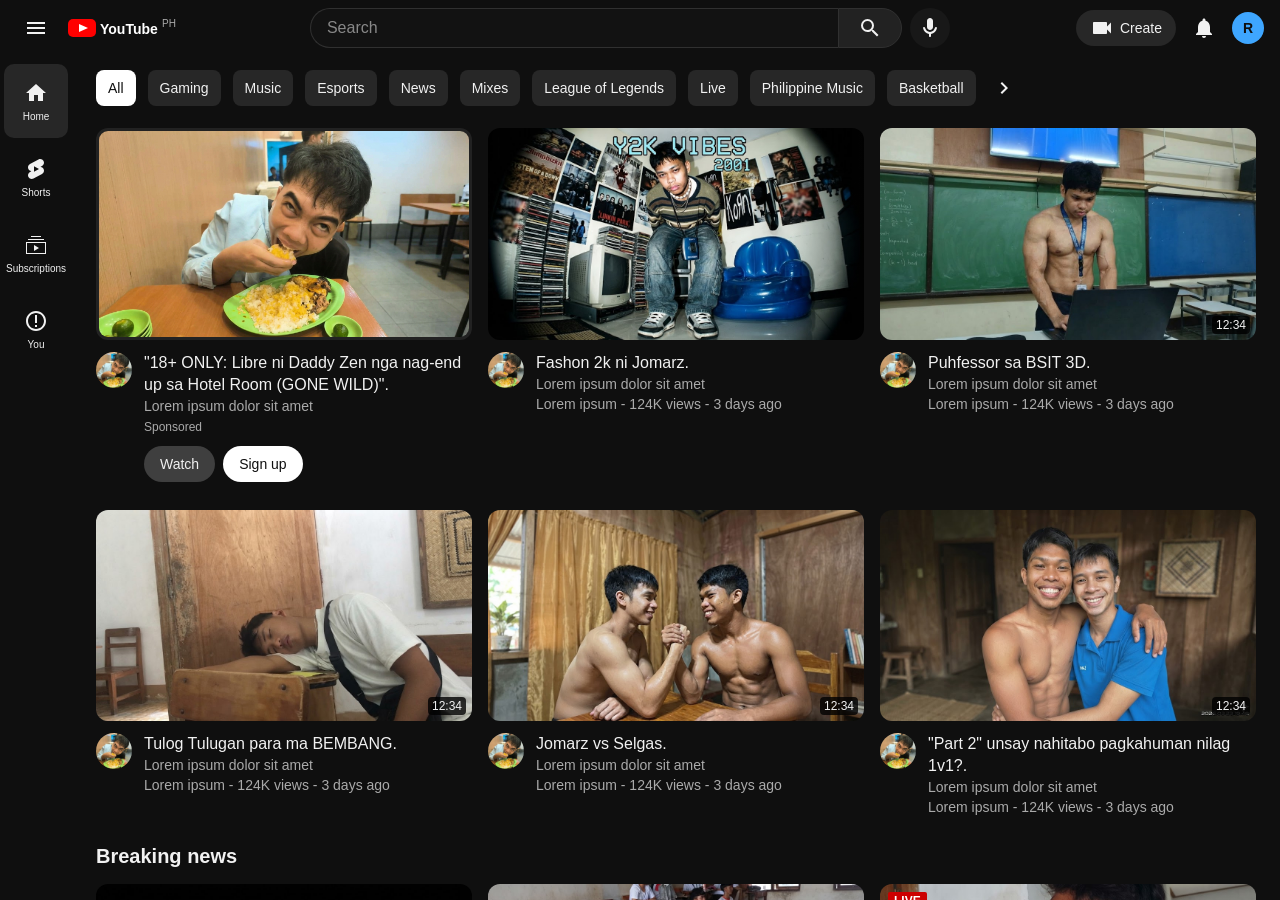
<file: html/index.html>
<!DOCTYPE html>
<html lang="en">
<head>
  <meta charset="UTF-8" />
  <meta name="viewport" content="width=device-width, initial-scale=1.0" />
  <title>YouTube</title>
  <link rel="stylesheet" href="../css/base.css" />
  <link rel="stylesheet" href="../css/all.css" />
</head>
<body>
  <header class="header">
    <div class="header-left">
      <button class="icon-btn" aria-label="Menu">
        <svg viewBox="0 0 24 24" width="24" height="24" fill="currentColor"><path d="M3 18h18v-2H3v2zm0-5h18v-2H3v2zm0-7v2h18V6H3z"/></svg>
      </button>
      <a class="logo" href="index.html" aria-label="YouTube Home">
        <svg viewBox="0 0 90 20" width="90" height="20" aria-hidden="true">
          <rect x="0" y="1" width="28" height="18" rx="5" fill="#FF0000"/>
          <polygon points="11,6 20,10 11,14" fill="#fff"/>
          <text x="32" y="15.5" fill="#fff" font-family="Arial Black, Arial, sans-serif" font-size="14" font-weight="700">YouTube</text>
        </svg>
        <span class="ph-flag">PH</span>
      </a>
    </div>
    <div class="search-wrap">
      <form class="search-box" action="#" role="search">
        <input type="search" placeholder="Search" />
        <button class="search-submit" type="submit" aria-label="Search">
          <svg viewBox="0 0 24 24" width="24" height="24" fill="currentColor"><path d="M15.5 14h-.79l-.28-.27A6.47 6.47 0 0016 9.5 6.5 6.5 0 109.5 16c1.61 0 3.09-.59 4.23-1.57l.27.28v.79l5 4.99L20.49 19l-4.99-5zm-6 0C7.01 14 5 11.99 5 9.5S7.01 5 9.5 5 14 7.01 14 9.5 11.99 14 9.5 14z"/></svg>
        </button>
      </form>
      <button class="voice-btn" aria-label="Search with your voice">
        <svg viewBox="0 0 24 24" width="24" height="24" fill="currentColor"><path d="M12 14c1.66 0 3-1.34 3-3V5c0-1.66-1.34-3-3-3S9 3.34 9 5v6c0 1.66 1.34 3 3 3zm5.91-3c-.49 0-.9.36-.98.85C16.52 14.06 14.47 16 12 16s-4.52-1.94-4.93-4.15a1 1 0 00-.98-.85c-.61 0-1.09.54-1 1.14.49 3 2.89 5.34 5.91 5.78V20c0 .55.45 1 1 1s1-.45 1-1v-2.08c3.02-.44 5.42-2.78 5.91-5.78.1-.6-.39-1.14-1-1.14z"/></svg>
      </button>
    </div>
    <div class="header-right">
      <button class="create-btn">
        <svg viewBox="0 0 24 24" width="24" height="24" fill="currentColor"><path d="M17 10.5V7c0-.55-.45-1-1-1H4c-.55 0-1 .45-1 1v10c0 .55.45 1 1 1h12c.55 0 1-.45 1-1v-3.5l4 4v-11l-4 4z"/></svg>
        Create
      </button>
      <button class="icon-btn" aria-label="Notifications">
        <svg viewBox="0 0 24 24" width="24" height="24" fill="currentColor"><path d="M12 22c1.1 0 2-.9 2-2h-4c0 1.1.9 2 2 2zm6-6v-5c0-3.07-1.64-5.64-4.5-6.32V4c0-.83-.67-1.5-1.5-1.5s-1.5.67-1.5 1.5v.68C7.63 5.36 6 7.92 6 11v5l-2 2v1h16v-1l-2-2z"/></svg>
      </button>
      <div class="avatar">R</div>
    </div>
  </header>

  <div class="app">
    <nav class="sidebar">
      <a class="nav-item active" href="index.html">
        <svg viewBox="0 0 24 24" fill="currentColor"><path d="M10 20v-6h4v6h5v-8h3L12 3 2 12h3v8z"/></svg>
        Home
      </a>
      <a class="nav-item" href="gaming.html">
        <svg viewBox="0 0 24 24" fill="currentColor"><path d="M10 14.65v-5.3L15 12l-5 2.65zm7.77-4.33c-.77-.32-1.2-.5-1.2-.5L18 9.06c1.84-.96 2.53-3.23 1.56-5.06s-3.24-2.53-5.07-1.56L6 6.94c-1.29.68-2.07 2.04-2 3.49.07 1.42.93 2.67 2.22 3.25.03.01 1.23.52 1.23.52L6 14.93c-1.83.97-2.53 3.24-1.56 5.07.97 1.83 3.24 2.53 5.07 1.56l8.5-4.5c1.29-.68 2.06-2.04 1.99-3.49-.07-1.42-.94-2.68-2.23-3.25z"/></svg>
        Shorts
      </a>
      <a class="nav-item" href="news.html">
        <svg viewBox="0 0 24 24" fill="currentColor"><path d="M10 18v-6l5 3-5 3zm7-15H7v1h10V3zm3 3H4v1h16V6zm2 3H2v12h20V9zM3 10h18v10H3V10z"/></svg>
        Subscriptions
      </a>
      <a class="nav-item" href="music.html">
        <svg viewBox="0 0 24 24" fill="currentColor"><path d="M12 2C6.48 2 2 6.48 2 12s4.48 10 10 10 10-4.48 10-10S17.52 2 12 2zm0 18c-4.41 0-8-3.59-8-8s3.59-8 8-8 8 3.59 8 8-3.59 8-8 8zm-1-4h2v2h-2zm0-10h2v8h-2z"/></svg>
        You
      </a>
    </nav>

    <main class="main">
      <div class="chips-bar">
        <div class="chips">
          <a class="chip active" href="index.html">All</a>
          <a class="chip" href="gaming.html">Gaming</a>
          <a class="chip" href="music.html">Music</a>
          <a class="chip" href="esports.html">Esports</a>
          <a class="chip" href="news.html">News</a>
          <span class="chip">Mixes</span>
          <span class="chip">League of Legends</span>
          <span class="chip">Live</span>
          <span class="chip">Philippine Music</span>
          <span class="chip">Basketball</span>
        </div>
        <button class="chip-arrow" data-chips-next aria-label="Next chips">
          <svg viewBox="0 0 24 24" width="24" height="24" fill="currentColor"><path d="M10 6L8.59 7.41 13.17 12l-4.58 4.59L10 18l6-6z"/></svg>
        </button>
      </div>

      <div class="content">
        <section class="grid">
          <article class="ad-card">
            <div class="thumb"><img src="../images/erl.jpg" alt=""></div>
            <div class="card-meta">
              <div class="avatar"><img src="../images/erl.jpg" alt="Channel avatar"></div>
              <div class="card-text">
                <p class="title">"18+ ONLY: Libre ni Daddy Zen nga nag-end up sa Hotel Room (GONE WILD)".</p>
                <p class="channel">Lorem ipsum dolor sit amet</p>
                <p class="sponsored">Sponsored</p>
                <div class="ad-actions">
                  <button class="btn btn-dark">Watch</button>   
                  <button class="btn btn-light">Sign up</button>
                </div>
              </div>
            </div>
          </article>
          <article class="mix-card">
            <div class="thumb"><img src="../images/y2k.jpg" alt=""></div>
            <div class="card-meta">
              <div class="avatar"><img src="../images/erl.jpg" alt="Channel avatar"></div>
              <div class="card-text">
                <p class="title">Fashon 2k ni Jomarz.</p>
                <p class="channel">Lorem ipsum dolor sit amet</p>
                <p class="stats">Lorem ipsum - 124K views - 3 days ago</p>
              </div>
            </div>
          </article>
          <article class="video-card">
            <div class="thumb"><img src="../images/puhfessor.jpg" alt=""><span class="duration">12:34</span></div>
            <div class="card-meta">
              <div class="avatar"><img src="../images/erl.jpg" alt="Channel avatar"></div>
              <div class="card-text">
                <p class="title">Puhfessor sa BSIT 3D.</p>
                <p class="channel">Lorem ipsum dolor sit amet</p>
                <p class="stats">Lorem ipsum - 124K views - 3 days ago</p>
              </div>
            </div>
          </article>
        </section>

        <section class="grid">
          <article class="video-card">
            <div class="thumb"><img src="../images/tulogtulugan.jpg" alt=""><span class="duration">12:34</span></div>
            <div class="card-meta">
              <div class="avatar"><img src="../images/erl.jpg" alt="Channel avatar"></div>
              <div class="card-text">
                <p class="title">Tulog Tulugan para ma BEMBANG.</p>
                <p class="channel">Lorem ipsum dolor sit amet</p>
                <p class="stats">Lorem ipsum - 124K views - 3 days ago</p>
              </div>
            </div>
          </article>
          <article class="video-card">
            <div class="thumb"><img src="../images/1v1.jpg" alt=""><span class="duration">12:34</span></div>
            <div class="card-meta">
              <div class="avatar"><img src="../images/erl.jpg" alt="Channel avatar"></div>
              <div class="card-text">
                <p class="title">Jomarz vs Selgas.</p>
                <p class="channel">Lorem ipsum dolor sit amet</p>
                <p class="stats">Lorem ipsum - 124K views - 3 days ago</p>
              </div>
            </div>
          </article>
          <article class="video-card">
            <div class="thumb"><img src="../images/bati.jpg" alt=""><span class="duration">12:34</span></div>
            <div class="card-meta">
              <div class="avatar"><img src="../images/erl.jpg" alt="Channel avatar"></div>
              <div class="card-text">
                <p class="title">"Part 2" unsay nahitabo pagkahuman nilag 1v1?.</p>
                <p class="channel">Lorem ipsum dolor sit amet</p>
                <p class="stats">Lorem ipsum - 124K views - 3 days ago</p>
              </div>
            </div>
          </article>
        </section>

        <div class="section-head">
          <h2 class="section-title">Breaking news</h2>
        </div>
        <section class="grid news-grid">
          <article class="news-card">
            <div class="thumb"><img src="../images/bai.jpg" alt=""></div>
            <div class="card-meta">
              <div class="avatar"><img src="../images/erl.jpg" alt="Channel avatar"></div>
              <div class="card-text">
                <p class="title">Usa ka estudyante sa SCC nanunggab kay wala pasunda.</p>
                <p class="channel">aray koh, aray moh</p>
                <p class="stats">Lorem ipsum - 124K views - 3 days ago</p>
              </div>
            </div>
          </article>
          <article class="news-card">
            <div class="thumb"><img src="../images/meditet.jpg" alt=""></div>
            <div class="card-meta">
              <div class="avatar"><img src="../images/erl.jpg" alt="Channel avatar"></div>
              <div class="card-text">
                <p class="title">meditate gaw para balance sa MATRIX.</p>
                <p class="channel">agaw</p>
                <p class="stats">Lorem ipsum - 124K views - 3 days ago</p>
              </div>
            </div>
          </article>
          <article class="news-card">
            <div class="thumb"><img src="../images/kugmo.jpg" alt=""><span class="live-badge">LIVE</span></div>
            <div class="card-meta">
              <div class="avatar"><img src="../images/erl.jpg" alt="Channel avatar"></div>
              <div class="card-text">
                <p class="title">Ge KUOT nganong dili makuha ni Jaibai?.</p>
                <p class="channel">Lorem ipsum dolor sit amet</p>
                <p class="stats">Lorem ipsum - 124K views - 3 days ago</p>
              </div>
            </div>
          </article>
        </section>
        <div class="show-more"><button>Show more ▾</button></div>

        <section class="grid">
          <article class="mix-card">
            <div class="thumb"><img src="../images/hbd.jpg" alt=""></div>
            <div class="card-meta">
              <div class="avatar"><img src="../images/erl.jpg" alt="Channel avatar"></div>
              <div class="card-text">
                <p class="title">duha ka empe, sinugba og cake ang handa ni Jomarz.</p>
                <p class="channel">Aranas31</p>
              </div>
            </div>
          </article>
          <article class="video-card">
            <div class="thumb"><img src="../images/buddha.jpg" alt=""><span class="duration">12:34</span></div>
            <div class="card-meta">
              <div class="avatar"><img src="../images/erl.jpg" alt="Channel avatar"></div>
              <div class="card-text">
                <p class="title">Buang sa falls namuso og panty ni lola.</p>
                <p class="channel">Lorem ipsum dolor sit amet</p>
                <p class="stats">Lorem ipsum - 124K views - 3 days ago</p>
              </div>
            </div>
          </article>
          <article class="mix-card">
            <div class="thumb"><img src="../images/hevjaipaw.jpg" alt=""></div>
            <div class="card-meta">
              <div class="avatar"><img src="../images/erl.jpg" alt="Channel avatar"></div>
              <div class="card-text">
                <p class="title">Hevjaipaw naka laya na sa kulungan.</p>
                <p class="channel">Jaibai</p>
              </div>
            </div>
          </article>
        </section>

        <div class="shorts-head">
          <svg viewBox="0 0 24 24" fill="#ff0033"><path d="M10 14.65v-5.3L15 12l-5 2.65zm7.77-4.33c-.77-.32-1.2-.5-1.2-.5L18 9.06c1.84-.96 2.53-3.23 1.56-5.06s-3.24-2.53-5.07-1.56L6 6.94c-1.29.68-2.07 2.04-2 3.49.07 1.42.93 2.67 2.22 3.25.03.01 1.23.52 1.23.52L6 14.93c-1.83.97-2.53 3.24-1.56 5.07.97 1.83 3.24 2.53 5.07 1.56l8.5-4.5c1.29-.68 2.06-2.04 1.99-3.49-.07-1.42-.94-2.68-2.23-3.25z"/></svg>
          Shorts
        </div>
        <section class="shorts-row">
          <article class="short-card"><div class="thumb"><img src="../images/erl.jpg" alt=""></div><p class="title">Lorem ipsum dolor sit amet, consectetur adipiscing elit.</p></article>
          <article class="short-card"><div class="thumb"><img src="../images/erl.jpg" alt=""></div><p class="title">Lorem ipsum dolor sit amet, consectetur adipiscing elit.</p></article>
          <article class="short-card"><div class="thumb"><img src="../images/erl.jpg" alt=""></div><p class="title">Lorem ipsum dolor sit amet, consectetur adipiscing elit.</p></article>
          <article class="short-card"><div class="thumb"><img src="../images/erl.jpg" alt=""></div><p class="title">Lorem ipsum dolor sit amet, consectetur adipiscing elit.</p></article>
          <article class="short-card"><div class="thumb"><img src="../images/erl.jpg" alt=""></div><p class="title">Lorem ipsum dolor sit amet, consectetur adipiscing elit.</p></article>
          <article class="short-card"><div class="thumb"><img src="../images/erl.jpg" alt=""></div><p class="title">Lorem ipsum dolor sit amet, consectetur adipiscing elit.</p></article>
        </section>
      </div>
    </main>
  </div>
  <script src="../js/main.js"></script>
</body>
</html>
</file>
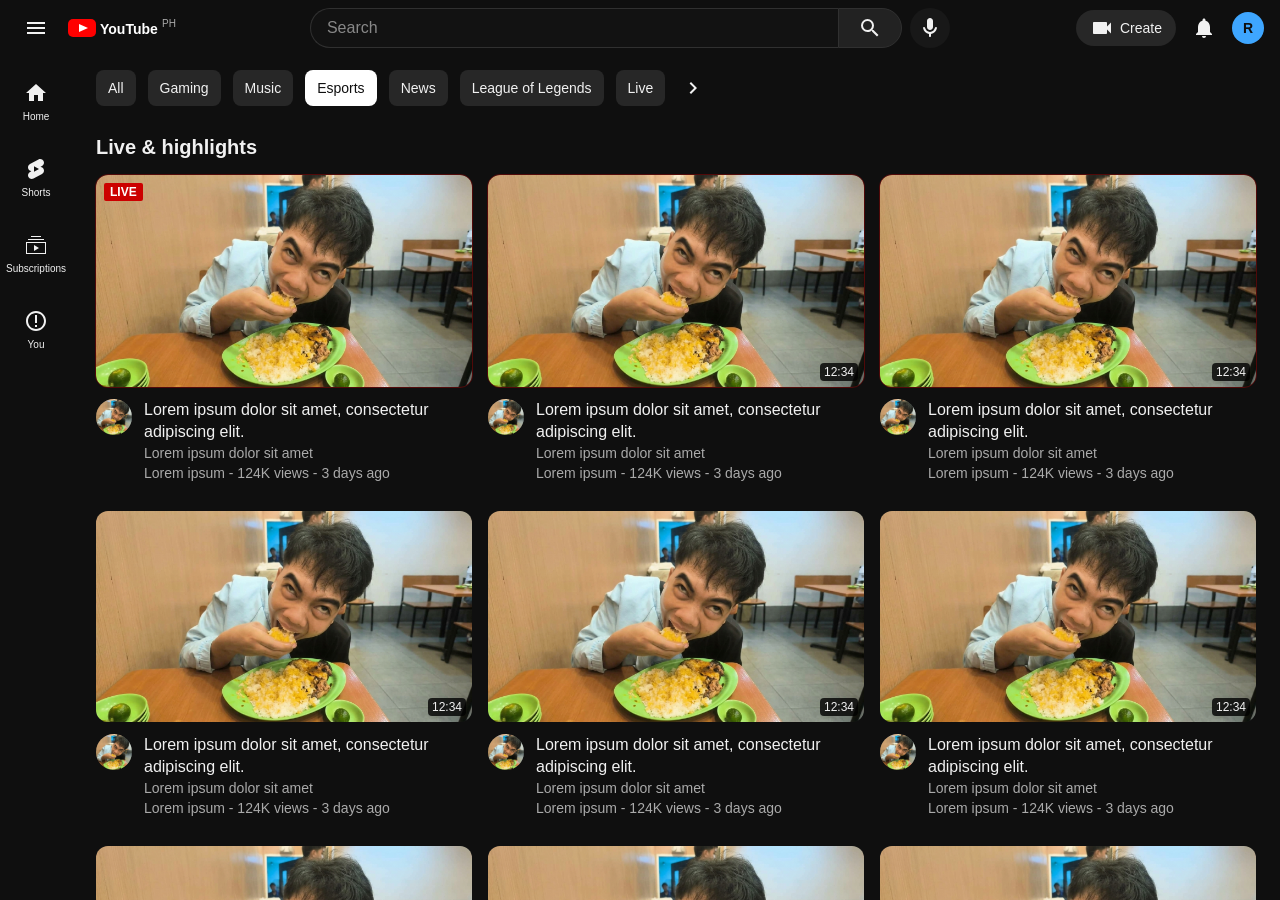
<file: html/esports.html>
<!DOCTYPE html>
<html lang="en">
<head>
  <meta charset="UTF-8" />
  <meta name="viewport" content="width=device-width, initial-scale=1.0" />
  <title>Esports - YouTube</title>
  <link rel="stylesheet" href="../css/base.css" />
  <link rel="stylesheet" href="../css/esports.css" />
</head>
<body class="page-esports">
  <header class="header">
    <div class="header-left">
      <button class="icon-btn" aria-label="Menu">
        <svg viewBox="0 0 24 24" width="24" height="24" fill="currentColor"><path d="M3 18h18v-2H3v2zm0-5h18v-2H3v2zm0-7v2h18V6H3z"/></svg>
      </button>
      <a class="logo" href="index.html" aria-label="YouTube Home">
        <svg viewBox="0 0 90 20" width="90" height="20" aria-hidden="true">
          <rect x="0" y="1" width="28" height="18" rx="5" fill="#FF0000"/>
          <polygon points="11,6 20,10 11,14" fill="#fff"/>
          <text x="32" y="15.5" fill="#fff" font-family="Arial Black, Arial, sans-serif" font-size="14" font-weight="700">YouTube</text>
        </svg>
        <span class="ph-flag">PH</span>
      </a>
    </div>
    <div class="search-wrap">
      <form class="search-box" action="#" role="search">
        <input type="search" placeholder="Search" />
        <button class="search-submit" type="submit" aria-label="Search">
          <svg viewBox="0 0 24 24" width="24" height="24" fill="currentColor"><path d="M15.5 14h-.79l-.28-.27A6.47 6.47 0 0016 9.5 6.5 6.5 0 109.5 16c1.61 0 3.09-.59 4.23-1.57l.27.28v.79l5 4.99L20.49 19l-4.99-5zm-6 0C7.01 14 5 11.99 5 9.5S7.01 5 9.5 5 14 7.01 14 9.5 11.99 14 9.5 14z"/></svg>
        </button>
      </form>
      <button class="voice-btn" aria-label="Search with your voice">
        <svg viewBox="0 0 24 24" width="24" height="24" fill="currentColor"><path d="M12 14c1.66 0 3-1.34 3-3V5c0-1.66-1.34-3-3-3S9 3.34 9 5v6c0 1.66 1.34 3 3 3zm5.91-3c-.49 0-.9.36-.98.85C16.52 14.06 14.47 16 12 16s-4.52-1.94-4.93-4.15a1 1 0 00-.98-.85c-.61 0-1.09.54-1 1.14.49 3 2.89 5.34 5.91 5.78V20c0 .55.45 1 1 1s1-.45 1-1v-2.08c3.02-.44 5.42-2.78 5.91-5.78.1-.6-.39-1.14-1-1.14z"/></svg>
      </button>
    </div>
    <div class="header-right">
      <button class="create-btn">
        <svg viewBox="0 0 24 24" width="24" height="24" fill="currentColor"><path d="M17 10.5V7c0-.55-.45-1-1-1H4c-.55 0-1 .45-1 1v10c0 .55.45 1 1 1h12c.55 0 1-.45 1-1v-3.5l4 4v-11l-4 4z"/></svg>
        Create
      </button>
      <button class="icon-btn" aria-label="Notifications">
        <svg viewBox="0 0 24 24" width="24" height="24" fill="currentColor"><path d="M12 22c1.1 0 2-.9 2-2h-4c0 1.1.9 2 2 2zm6-6v-5c0-3.07-1.64-5.64-4.5-6.32V4c0-.83-.67-1.5-1.5-1.5s-1.5.67-1.5 1.5v.68C7.63 5.36 6 7.92 6 11v5l-2 2v1h16v-1l-2-2z"/></svg>
      </button>
      <div class="avatar">R</div>
    </div>
  </header>

  <div class="app">
    <nav class="sidebar">
      <a class="nav-item" href="index.html">
        <svg viewBox="0 0 24 24" fill="currentColor"><path d="M10 20v-6h4v6h5v-8h3L12 3 2 12h3v8z"/></svg>
        Home
      </a>
      <a class="nav-item" href="gaming.html">
        <svg viewBox="0 0 24 24" fill="currentColor"><path d="M10 14.65v-5.3L15 12l-5 2.65zm7.77-4.33c-.77-.32-1.2-.5-1.2-.5L18 9.06c1.84-.96 2.53-3.23 1.56-5.06s-3.24-2.53-5.07-1.56L6 6.94c-1.29.68-2.07 2.04-2 3.49.07 1.42.93 2.67 2.22 3.25.03.01 1.23.52 1.23.52L6 14.93c-1.83.97-2.53 3.24-1.56 5.07.97 1.83 3.24 2.53 5.07 1.56l8.5-4.5c1.29-.68 2.06-2.04 1.99-3.49-.07-1.42-.94-2.68-2.23-3.25z"/></svg>
        Shorts
      </a>
      <a class="nav-item" href="news.html">
        <svg viewBox="0 0 24 24" fill="currentColor"><path d="M10 18v-6l5 3-5 3zm7-15H7v1h10V3zm3 3H4v1h16V6zm2 3H2v12h20V9zM3 10h18v10H3V10z"/></svg>
        Subscriptions
      </a>
      <a class="nav-item" href="music.html">
        <svg viewBox="0 0 24 24" fill="currentColor"><path d="M12 2C6.48 2 2 6.48 2 12s4.48 10 10 10 10-4.48 10-10S17.52 2 12 2zm0 18c-4.41 0-8-3.59-8-8s3.59-8 8-8 8 3.59 8 8-3.59 8-8 8zm-1-4h2v2h-2zm0-10h2v8h-2z"/></svg>
        You
      </a>
    </nav>

    <main class="main">
      <div class="chips-bar">
        <div class="chips">
          <a class="chip" href="index.html">All</a>
          <a class="chip" href="gaming.html">Gaming</a>
          <a class="chip" href="music.html">Music</a>
          <a class="chip active" href="esports.html">Esports</a>
          <a class="chip" href="news.html">News</a>
          <span class="chip">League of Legends</span>
          <span class="chip">Live</span>
        </div>
        <button class="chip-arrow" data-chips-next aria-label="Next chips">
          <svg viewBox="0 0 24 24" width="24" height="24" fill="currentColor"><path d="M10 6L8.59 7.41 13.17 12l-4.58 4.59L10 18l6-6z"/></svg>
        </button>
      </div>

      <div class="content">
        <div class="section-head"><h2 class="section-title">Live &amp; highlights</h2></div>
        <section class="grid live-row">
          <article class="video-card"><div class="thumb"><img src="../images/erl.jpg" alt=""><span class="live-badge">LIVE</span></div><div class="card-meta"><div class="avatar"><img src="../images/erl.jpg" alt="Channel avatar"></div><div class="card-text"><p class="title">Lorem ipsum dolor sit amet, consectetur adipiscing elit.</p><p class="channel">Lorem ipsum dolor sit amet</p><p class="stats">Lorem ipsum - 124K views - 3 days ago</p></div></div></article>
          <article class="video-card"><div class="thumb"><img src="../images/erl.jpg" alt=""><span class="duration">12:34</span></div><div class="card-meta"><div class="avatar"><img src="../images/erl.jpg" alt="Channel avatar"></div><div class="card-text"><p class="title">Lorem ipsum dolor sit amet, consectetur adipiscing elit.</p><p class="channel">Lorem ipsum dolor sit amet</p><p class="stats">Lorem ipsum - 124K views - 3 days ago</p></div></div></article>
          <article class="video-card"><div class="thumb"><img src="../images/erl.jpg" alt=""><span class="duration">12:34</span></div><div class="card-meta"><div class="avatar"><img src="../images/erl.jpg" alt="Channel avatar"></div><div class="card-text"><p class="title">Lorem ipsum dolor sit amet, consectetur adipiscing elit.</p><p class="channel">Lorem ipsum dolor sit amet</p><p class="stats">Lorem ipsum - 124K views - 3 days ago</p></div></div></article>
        </section>
        <section class="grid">
          <article class="video-card"><div class="thumb"><img src="../images/erl.jpg" alt=""><span class="duration">12:34</span></div><div class="card-meta"><div class="avatar"><img src="../images/erl.jpg" alt="Channel avatar"></div><div class="card-text"><p class="title">Lorem ipsum dolor sit amet, consectetur adipiscing elit.</p><p class="channel">Lorem ipsum dolor sit amet</p><p class="stats">Lorem ipsum - 124K views - 3 days ago</p></div></div></article>
          <article class="video-card"><div class="thumb"><img src="../images/erl.jpg" alt=""><span class="duration">12:34</span></div><div class="card-meta"><div class="avatar"><img src="../images/erl.jpg" alt="Channel avatar"></div><div class="card-text"><p class="title">Lorem ipsum dolor sit amet, consectetur adipiscing elit.</p><p class="channel">Lorem ipsum dolor sit amet</p><p class="stats">Lorem ipsum - 124K views - 3 days ago</p></div></div></article>
          <article class="video-card"><div class="thumb"><img src="../images/erl.jpg" alt=""><span class="duration">12:34</span></div><div class="card-meta"><div class="avatar"><img src="../images/erl.jpg" alt="Channel avatar"></div><div class="card-text"><p class="title">Lorem ipsum dolor sit amet, consectetur adipiscing elit.</p><p class="channel">Lorem ipsum dolor sit amet</p><p class="stats">Lorem ipsum - 124K views - 3 days ago</p></div></div></article>
        </section>
        <section class="grid">
          <article class="video-card"><div class="thumb"><img src="../images/erl.jpg" alt=""><span class="duration">12:34</span></div><div class="card-meta"><div class="avatar"><img src="../images/erl.jpg" alt="Channel avatar"></div><div class="card-text"><p class="title">Lorem ipsum dolor sit amet, consectetur adipiscing elit.</p><p class="channel">Lorem ipsum dolor sit amet</p><p class="stats">Lorem ipsum - 124K views - 3 days ago</p></div></div></article>
          <article class="video-card"><div class="thumb"><img src="../images/erl.jpg" alt=""><span class="duration">12:34</span></div><div class="card-meta"><div class="avatar"><img src="../images/erl.jpg" alt="Channel avatar"></div><div class="card-text"><p class="title">Lorem ipsum dolor sit amet, consectetur adipiscing elit.</p><p class="channel">Lorem ipsum dolor sit amet</p><p class="stats">Lorem ipsum - 124K views - 3 days ago</p></div></div></article>
          <article class="video-card"><div class="thumb"><img src="../images/erl.jpg" alt=""><span class="duration">12:34</span></div><div class="card-meta"><div class="avatar"><img src="../images/erl.jpg" alt="Channel avatar"></div><div class="card-text"><p class="title">Lorem ipsum dolor sit amet, consectetur adipiscing elit.</p><p class="channel">Lorem ipsum dolor sit amet</p><p class="stats">Lorem ipsum - 124K views - 3 days ago</p></div></div></article>
        </section>
      </div>
    </main>
  </div>
  <script src="../js/main.js"></script>
</body>
</html>
</file>
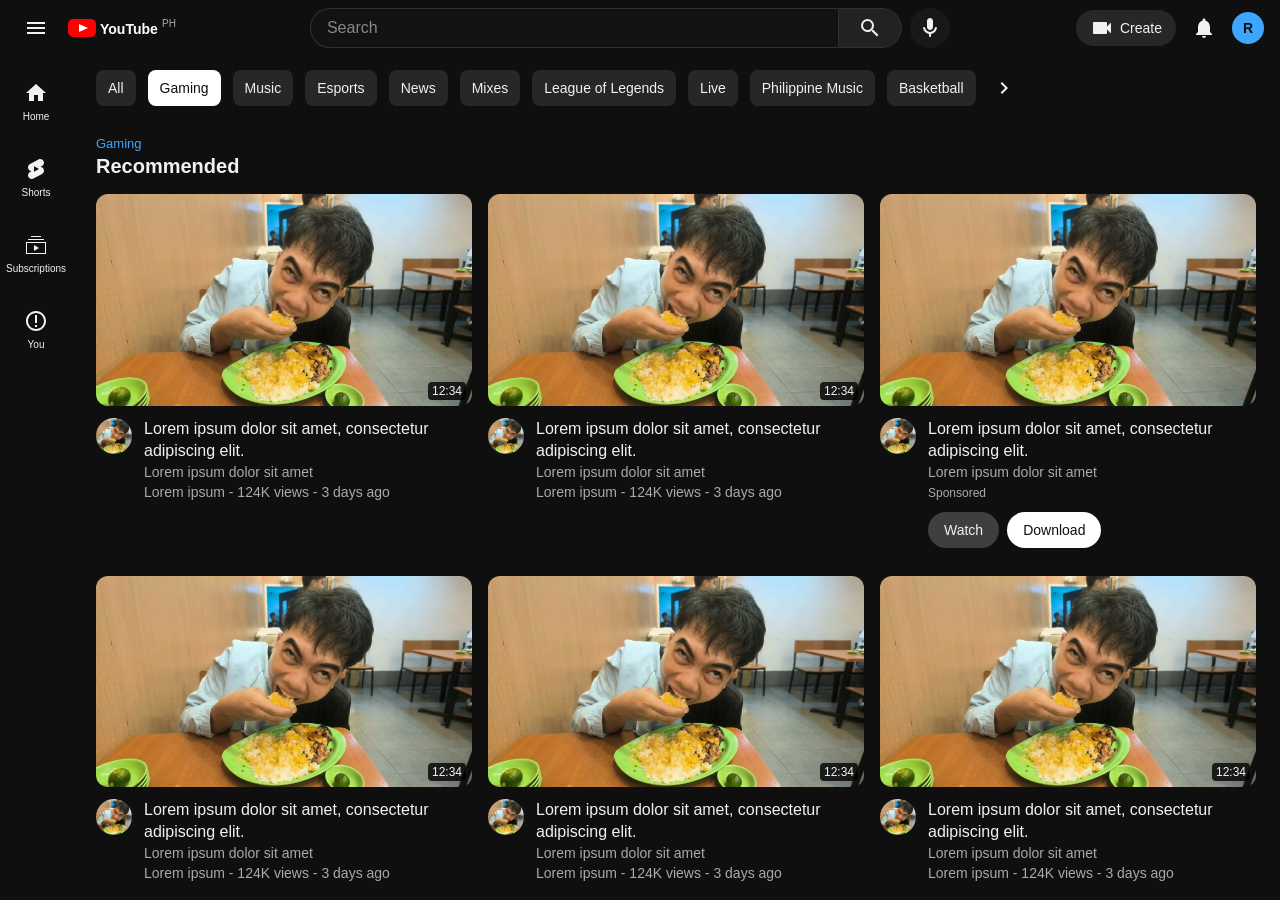
<file: html/gaming.html>
<!DOCTYPE html>
<html lang="en">
<head>
  <meta charset="UTF-8" />
  <meta name="viewport" content="width=device-width, initial-scale=1.0" />
  <title>Gaming - YouTube</title>
  <link rel="stylesheet" href="../css/base.css" />
  <link rel="stylesheet" href="../css/gaming.css" />
</head>
<body class="page-gaming">
  <header class="header">
    <div class="header-left">
      <button class="icon-btn" aria-label="Menu">
        <svg viewBox="0 0 24 24" width="24" height="24" fill="currentColor"><path d="M3 18h18v-2H3v2zm0-5h18v-2H3v2zm0-7v2h18V6H3z"/></svg>
      </button>
      <a class="logo" href="index.html" aria-label="YouTube Home">
        <svg viewBox="0 0 90 20" width="90" height="20" aria-hidden="true">
          <rect x="0" y="1" width="28" height="18" rx="5" fill="#FF0000"/>
          <polygon points="11,6 20,10 11,14" fill="#fff"/>
          <text x="32" y="15.5" fill="#fff" font-family="Arial Black, Arial, sans-serif" font-size="14" font-weight="700">YouTube</text>
        </svg>
        <span class="ph-flag">PH</span>
      </a>
    </div>
    <div class="search-wrap">
      <form class="search-box" action="#" role="search">
        <input type="search" placeholder="Search" />
        <button class="search-submit" type="submit" aria-label="Search">
          <svg viewBox="0 0 24 24" width="24" height="24" fill="currentColor"><path d="M15.5 14h-.79l-.28-.27A6.47 6.47 0 0016 9.5 6.5 6.5 0 109.5 16c1.61 0 3.09-.59 4.23-1.57l.27.28v.79l5 4.99L20.49 19l-4.99-5zm-6 0C7.01 14 5 11.99 5 9.5S7.01 5 9.5 5 14 7.01 14 9.5 11.99 14 9.5 14z"/></svg>
        </button>
      </form>
      <button class="voice-btn" aria-label="Search with your voice">
        <svg viewBox="0 0 24 24" width="24" height="24" fill="currentColor"><path d="M12 14c1.66 0 3-1.34 3-3V5c0-1.66-1.34-3-3-3S9 3.34 9 5v6c0 1.66 1.34 3 3 3zm5.91-3c-.49 0-.9.36-.98.85C16.52 14.06 14.47 16 12 16s-4.52-1.94-4.93-4.15a1 1 0 00-.98-.85c-.61 0-1.09.54-1 1.14.49 3 2.89 5.34 5.91 5.78V20c0 .55.45 1 1 1s1-.45 1-1v-2.08c3.02-.44 5.42-2.78 5.91-5.78.1-.6-.39-1.14-1-1.14z"/></svg>
      </button>
    </div>
    <div class="header-right">
      <button class="create-btn">
        <svg viewBox="0 0 24 24" width="24" height="24" fill="currentColor"><path d="M17 10.5V7c0-.55-.45-1-1-1H4c-.55 0-1 .45-1 1v10c0 .55.45 1 1 1h12c.55 0 1-.45 1-1v-3.5l4 4v-11l-4 4z"/></svg>
        Create
      </button>
      <button class="icon-btn" aria-label="Notifications">
        <svg viewBox="0 0 24 24" width="24" height="24" fill="currentColor"><path d="M12 22c1.1 0 2-.9 2-2h-4c0 1.1.9 2 2 2zm6-6v-5c0-3.07-1.64-5.64-4.5-6.32V4c0-.83-.67-1.5-1.5-1.5s-1.5.67-1.5 1.5v.68C7.63 5.36 6 7.92 6 11v5l-2 2v1h16v-1l-2-2z"/></svg>
      </button>
      <div class="avatar">R</div>
    </div>
  </header>

  <div class="app">
    <nav class="sidebar">
      <a class="nav-item" href="index.html">
        <svg viewBox="0 0 24 24" fill="currentColor"><path d="M10 20v-6h4v6h5v-8h3L12 3 2 12h3v8z"/></svg>
        Home
      </a>
      <a class="nav-item" href="gaming.html">
        <svg viewBox="0 0 24 24" fill="currentColor"><path d="M10 14.65v-5.3L15 12l-5 2.65zm7.77-4.33c-.77-.32-1.2-.5-1.2-.5L18 9.06c1.84-.96 2.53-3.23 1.56-5.06s-3.24-2.53-5.07-1.56L6 6.94c-1.29.68-2.07 2.04-2 3.49.07 1.42.93 2.67 2.22 3.25.03.01 1.23.52 1.23.52L6 14.93c-1.83.97-2.53 3.24-1.56 5.07.97 1.83 3.24 2.53 5.07 1.56l8.5-4.5c1.29-.68 2.06-2.04 1.99-3.49-.07-1.42-.94-2.68-2.23-3.25z"/></svg>
        Shorts
      </a>
      <a class="nav-item" href="news.html">
        <svg viewBox="0 0 24 24" fill="currentColor"><path d="M10 18v-6l5 3-5 3zm7-15H7v1h10V3zm3 3H4v1h16V6zm2 3H2v12h20V9zM3 10h18v10H3V10z"/></svg>
        Subscriptions
      </a>
      <a class="nav-item" href="music.html">
        <svg viewBox="0 0 24 24" fill="currentColor"><path d="M12 2C6.48 2 2 6.48 2 12s4.48 10 10 10 10-4.48 10-10S17.52 2 12 2zm0 18c-4.41 0-8-3.59-8-8s3.59-8 8-8 8 3.59 8 8-3.59 8-8 8zm-1-4h2v2h-2zm0-10h2v8h-2z"/></svg>
        You
      </a>
    </nav>

    <main class="main">
      <div class="chips-bar">
        <div class="chips">
          <a class="chip" href="index.html">All</a>
          <a class="chip active" href="gaming.html">Gaming</a>
          <a class="chip" href="music.html">Music</a>
          <a class="chip" href="esports.html">Esports</a>
          <a class="chip" href="news.html">News</a>
          <span class="chip">Mixes</span>
          <span class="chip">League of Legends</span>
          <span class="chip">Live</span>
          <span class="chip">Philippine Music</span>
          <span class="chip">Basketball</span>
        </div>
        <button class="chip-arrow" data-chips-next aria-label="Next chips">
          <svg viewBox="0 0 24 24" width="24" height="24" fill="currentColor"><path d="M10 6L8.59 7.41 13.17 12l-4.58 4.59L10 18l6-6z"/></svg>
        </button>
      </div>

      <div class="content">
        <div class="section-head">
          <div>
            <p class="section-kicker">Gaming</p>
            <h2 class="section-title">Recommended</h2>
          </div>
        </div>
        <section class="grid">
          <article class="video-card"><div class="thumb"><img src="../images/erl.jpg" alt=""><span class="duration">12:34</span></div><div class="card-meta"><div class="avatar"><img src="../images/erl.jpg" alt="Channel avatar"></div><div class="card-text"><p class="title">Lorem ipsum dolor sit amet, consectetur adipiscing elit.</p><p class="channel">Lorem ipsum dolor sit amet</p><p class="stats">Lorem ipsum - 124K views - 3 days ago</p></div></div></article>
          <article class="video-card"><div class="thumb"><img src="../images/erl.jpg" alt=""><span class="duration">12:34</span></div><div class="card-meta"><div class="avatar"><img src="../images/erl.jpg" alt="Channel avatar"></div><div class="card-text"><p class="title">Lorem ipsum dolor sit amet, consectetur adipiscing elit.</p><p class="channel">Lorem ipsum dolor sit amet</p><p class="stats">Lorem ipsum - 124K views - 3 days ago</p></div></div></article>
          <article class="ad-card"><div class="thumb"><img src="../images/erl.jpg" alt=""></div><div class="card-meta"><div class="avatar"><img src="../images/erl.jpg" alt="Channel avatar"></div><div class="card-text"><p class="title">Lorem ipsum dolor sit amet, consectetur adipiscing elit.</p><p class="channel">Lorem ipsum dolor sit amet</p><p class="sponsored">Sponsored</p><div class="ad-actions"><button class="btn btn-dark">Watch</button><button class="btn btn-light">Download</button></div></div></div></article>
        </section>
        <section class="grid">
          <article class="video-card"><div class="thumb"><img src="../images/erl.jpg" alt=""><span class="duration">12:34</span></div><div class="card-meta"><div class="avatar"><img src="../images/erl.jpg" alt="Channel avatar"></div><div class="card-text"><p class="title">Lorem ipsum dolor sit amet, consectetur adipiscing elit.</p><p class="channel">Lorem ipsum dolor sit amet</p><p class="stats">Lorem ipsum - 124K views - 3 days ago</p></div></div></article>
          <article class="video-card"><div class="thumb"><img src="../images/erl.jpg" alt=""><span class="duration">12:34</span></div><div class="card-meta"><div class="avatar"><img src="../images/erl.jpg" alt="Channel avatar"></div><div class="card-text"><p class="title">Lorem ipsum dolor sit amet, consectetur adipiscing elit.</p><p class="channel">Lorem ipsum dolor sit amet</p><p class="stats">Lorem ipsum - 124K views - 3 days ago</p></div></div></article>
          <article class="video-card"><div class="thumb"><img src="../images/erl.jpg" alt=""><span class="duration">12:34</span></div><div class="card-meta"><div class="avatar"><img src="../images/erl.jpg" alt="Channel avatar"></div><div class="card-text"><p class="title">Lorem ipsum dolor sit amet, consectetur adipiscing elit.</p><p class="channel">Lorem ipsum dolor sit amet</p><p class="stats">Lorem ipsum - 124K views - 3 days ago</p></div></div></article>
        </section>
        <div class="shorts-head">
          <svg viewBox="0 0 24 24" fill="#ff0033"><path d="M10 14.65v-5.3L15 12l-5 2.65zm7.77-4.33c-.77-.32-1.2-.5-1.2-.5L18 9.06c1.84-.96 2.53-3.23 1.56-5.06s-3.24-2.53-5.07-1.56L6 6.94c-1.29.68-2.07 2.04-2 3.49.07 1.42.93 2.67 2.22 3.25.03.01 1.23.52 1.23.52L6 14.93c-1.83.97-2.53 3.24-1.56 5.07.97 1.83 3.24 2.53 5.07 1.56l8.5-4.5c1.29-.68 2.06-2.04 1.99-3.49-.07-1.42-.94-2.68-2.23-3.25z"/></svg>
          Shorts
        </div>
        <section class="shorts-row">
          <article class="short-card"><div class="thumb"><img src="../images/erl.jpg" alt=""></div><p class="title">Lorem ipsum dolor sit amet, consectetur adipiscing elit.</p></article>
          <article class="short-card"><div class="thumb"><img src="../images/erl.jpg" alt=""></div><p class="title">Lorem ipsum dolor sit amet, consectetur adipiscing elit.</p></article>
          <article class="short-card"><div class="thumb"><img src="../images/erl.jpg" alt=""></div><p class="title">Lorem ipsum dolor sit amet, consectetur adipiscing elit.</p></article>
          <article class="short-card"><div class="thumb"><img src="../images/erl.jpg" alt=""></div><p class="title">Lorem ipsum dolor sit amet, consectetur adipiscing elit.</p></article>
          <article class="short-card"><div class="thumb"><img src="../images/erl.jpg" alt=""></div><p class="title">Lorem ipsum dolor sit amet, consectetur adipiscing elit.</p></article>
          <article class="short-card"><div class="thumb"><img src="../images/erl.jpg" alt=""></div><p class="title">Lorem ipsum dolor sit amet, consectetur adipiscing elit.</p></article>
        </section>
      </div>
    </main>
  </div>
  <script src="../js/main.js"></script>
</body>
</html>
</file>
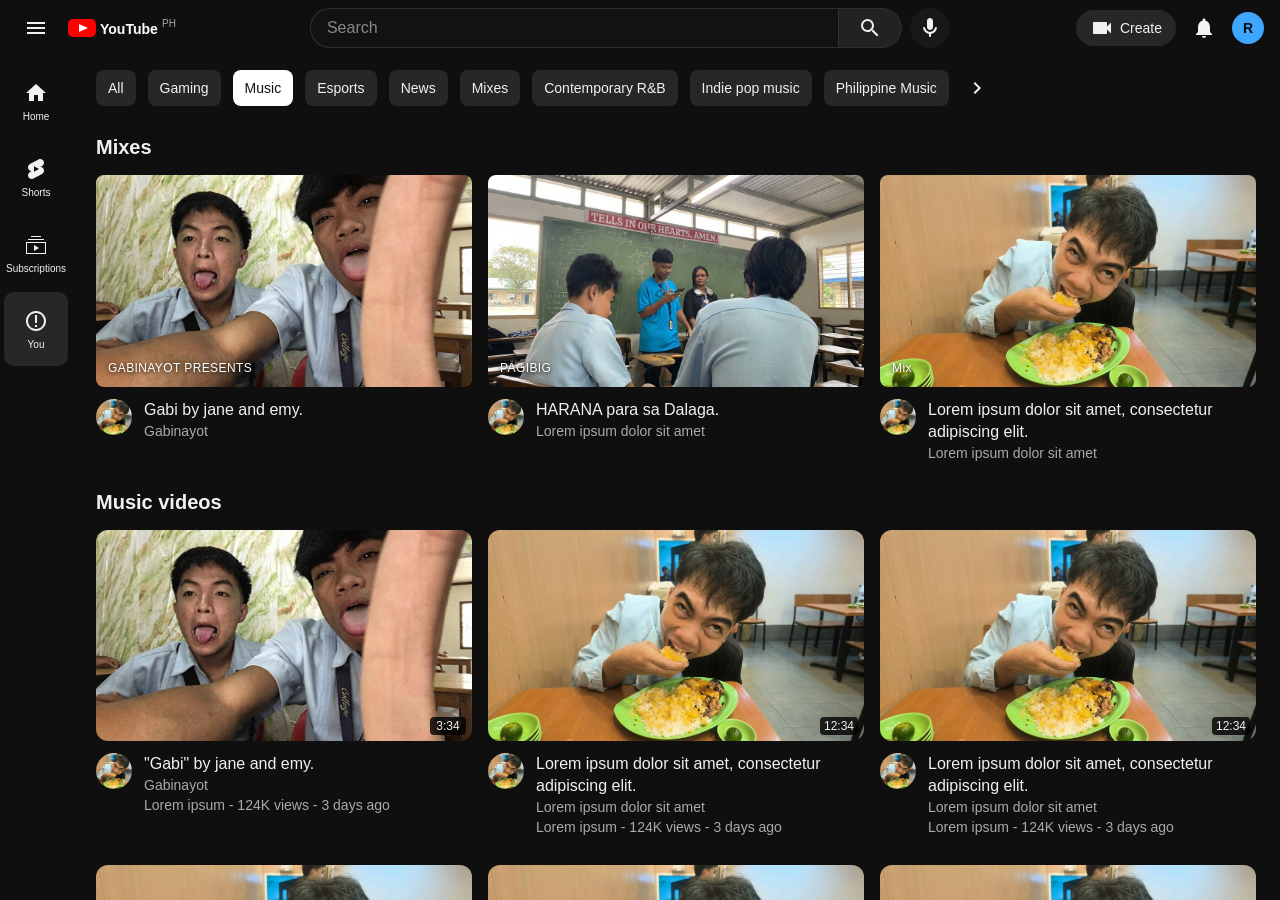
<file: html/music.html>
<!DOCTYPE html>
<html lang="en">
<head>
  <meta charset="UTF-8" />
  <meta name="viewport" content="width=device-width, initial-scale=1.0" />
  <title>Music - YouTube</title>
  <link rel="stylesheet" href="../css/base.css" />
  <link rel="stylesheet" href="../css/music.css" />
</head>
<body class="page-music">
  <header class="header">
    <div class="header-left">
      <button class="icon-btn" aria-label="Menu">
        <svg viewBox="0 0 24 24" width="24" height="24" fill="currentColor"><path d="M3 18h18v-2H3v2zm0-5h18v-2H3v2zm0-7v2h18V6H3z"/></svg>
      </button>
      <a class="logo" href="index.html" aria-label="YouTube Home">
        <svg viewBox="0 0 90 20" width="90" height="20" aria-hidden="true">
          <rect x="0" y="1" width="28" height="18" rx="5" fill="#FF0000"/>
          <polygon points="11,6 20,10 11,14" fill="#fff"/>
          <text x="32" y="15.5" fill="#fff" font-family="Arial Black, Arial, sans-serif" font-size="14" font-weight="700">YouTube</text>
        </svg>
        <span class="ph-flag">PH</span>
      </a>
    </div>
    <div class="search-wrap">
      <form class="search-box" action="#" role="search">
        <input type="search" placeholder="Search" />
        <button class="search-submit" type="submit" aria-label="Search">
          <svg viewBox="0 0 24 24" width="24" height="24" fill="currentColor"><path d="M15.5 14h-.79l-.28-.27A6.47 6.47 0 0016 9.5 6.5 6.5 0 109.5 16c1.61 0 3.09-.59 4.23-1.57l.27.28v.79l5 4.99L20.49 19l-4.99-5zm-6 0C7.01 14 5 11.99 5 9.5S7.01 5 9.5 5 14 7.01 14 9.5 11.99 14 9.5 14z"/></svg>
        </button>
      </form>
      <button class="voice-btn" aria-label="Search with your voice">
        <svg viewBox="0 0 24 24" width="24" height="24" fill="currentColor"><path d="M12 14c1.66 0 3-1.34 3-3V5c0-1.66-1.34-3-3-3S9 3.34 9 5v6c0 1.66 1.34 3 3 3zm5.91-3c-.49 0-.9.36-.98.85C16.52 14.06 14.47 16 12 16s-4.52-1.94-4.93-4.15a1 1 0 00-.98-.85c-.61 0-1.09.54-1 1.14.49 3 2.89 5.34 5.91 5.78V20c0 .55.45 1 1 1s1-.45 1-1v-2.08c3.02-.44 5.42-2.78 5.91-5.78.1-.6-.39-1.14-1-1.14z"/></svg>
      </button>
    </div>
    <div class="header-right">
      <button class="create-btn">
        <svg viewBox="0 0 24 24" width="24" height="24" fill="currentColor"><path d="M17 10.5V7c0-.55-.45-1-1-1H4c-.55 0-1 .45-1 1v10c0 .55.45 1 1 1h12c.55 0 1-.45 1-1v-3.5l4 4v-11l-4 4z"/></svg>
        Create
      </button>
      <button class="icon-btn" aria-label="Notifications">
        <svg viewBox="0 0 24 24" width="24" height="24" fill="currentColor"><path d="M12 22c1.1 0 2-.9 2-2h-4c0 1.1.9 2 2 2zm6-6v-5c0-3.07-1.64-5.64-4.5-6.32V4c0-.83-.67-1.5-1.5-1.5s-1.5.67-1.5 1.5v.68C7.63 5.36 6 7.92 6 11v5l-2 2v1h16v-1l-2-2z"/></svg>
      </button>
      <div class="avatar">R</div>
    </div>
  </header>

  <div class="app">
    <nav class="sidebar">
      <a class="nav-item" href="index.html">
        <svg viewBox="0 0 24 24" fill="currentColor"><path d="M10 20v-6h4v6h5v-8h3L12 3 2 12h3v8z"/></svg>
        Home
      </a>
      <a class="nav-item" href="gaming.html">
        <svg viewBox="0 0 24 24" fill="currentColor"><path d="M10 14.65v-5.3L15 12l-5 2.65zm7.77-4.33c-.77-.32-1.2-.5-1.2-.5L18 9.06c1.84-.96 2.53-3.23 1.56-5.06s-3.24-2.53-5.07-1.56L6 6.94c-1.29.68-2.07 2.04-2 3.49.07 1.42.93 2.67 2.22 3.25.03.01 1.23.52 1.23.52L6 14.93c-1.83.97-2.53 3.24-1.56 5.07.97 1.83 3.24 2.53 5.07 1.56l8.5-4.5c1.29-.68 2.06-2.04 1.99-3.49-.07-1.42-.94-2.68-2.23-3.25z"/></svg>
        Shorts
      </a>
      <a class="nav-item" href="news.html">
        <svg viewBox="0 0 24 24" fill="currentColor"><path d="M10 18v-6l5 3-5 3zm7-15H7v1h10V3zm3 3H4v1h16V6zm2 3H2v12h20V9zM3 10h18v10H3V10z"/></svg>
        Subscriptions
      </a>
      <a class="nav-item active" href="music.html">
        <svg viewBox="0 0 24 24" fill="currentColor"><path d="M12 2C6.48 2 2 6.48 2 12s4.48 10 10 10 10-4.48 10-10S17.52 2 12 2zm0 18c-4.41 0-8-3.59-8-8s3.59-8 8-8 8 3.59 8 8-3.59 8-8 8zm-1-4h2v2h-2zm0-10h2v8h-2z"/></svg>
        You
      </a>
    </nav>

    <main class="main">
      <div class="chips-bar">
        <div class="chips">
          <a class="chip" href="index.html">All</a>
          <a class="chip" href="gaming.html">Gaming</a>
          <a class="chip active" href="music.html">Music</a>
          <a class="chip" href="esports.html">Esports</a>
          <a class="chip" href="news.html">News</a>
          <span class="chip">Mixes</span>
          <span class="chip">Contemporary R&amp;B</span>
          <span class="chip">Indie pop music</span>
          <span class="chip">Philippine Music</span>
        </div>
        <button class="chip-arrow" data-chips-next aria-label="Next chips">
          <svg viewBox="0 0 24 24" width="24" height="24" fill="currentColor"><path d="M10 6L8.59 7.41 13.17 12l-4.58 4.59L10 18l6-6z"/></svg>
        </button>
      </div>

      <div class="content">
        <div class="section-head"><h2 class="section-title">Mixes</h2></div>
        <section class="grid">
          <article class="mix-card"><div class="thumb"><img src="../images/gabi.jpg" alt=""><span class="mix-label">GABINAYOT PRESENTS</span></div><div class="card-meta"><div class="avatar"><img src="../images/erl.jpg" alt="Channel avatar"></div><div class="card-text"><p class="title">Gabi by jane and emy.</p><p class="channel">Gabinayot</p></div></div></article>
          <article class="mix-card"><div class="thumb"><img src="../images/tula.jpg" alt=""><span class="mix-label">PAGIBIG</span></div><div class="card-meta"><div class="avatar"><img src="../images/erl.jpg" alt="Channel avatar"></div><div class="card-text"><p class="title">HARANA para sa Dalaga.</p><p class="channel">Lorem ipsum dolor sit amet</p></div></div></article>
          <article class="mix-card"><div class="thumb"><img src="../images/erl.jpg" alt=""><span class="mix-label">Mix</span></div><div class="card-meta"><div class="avatar"><img src="../images/erl.jpg" alt="Channel avatar"></div><div class="card-text"><p class="title">Lorem ipsum dolor sit amet, consectetur adipiscing elit.</p><p class="channel">Lorem ipsum dolor sit amet</p></div></div></article>
        </section>
        <div class="section-head"><h2 class="section-title">Music videos</h2></div>
        <section class="grid">
          <article class="video-card"><div class="thumb"><img src="../images/gabi.jpg" alt=""><span class="duration">3:34</span></div><div class="card-meta"><div class="avatar"><img src="../images/erl.jpg" alt="Channel avatar"></div><div class="card-text"><p class="title">"Gabi" by jane and emy.</p><p class="channel">Gabinayot</p><p class="stats">Lorem ipsum - 124K views - 3 days ago</p></div></div></article>
          <article class="video-card"><div class="thumb"><img src="../images/erl.jpg" alt=""><span class="duration">12:34</span></div><div class="card-meta"><div class="avatar"><img src="../images/erl.jpg" alt="Channel avatar"></div><div class="card-text"><p class="title">Lorem ipsum dolor sit amet, consectetur adipiscing elit.</p><p class="channel">Lorem ipsum dolor sit amet</p><p class="stats">Lorem ipsum - 124K views - 3 days ago</p></div></div></article>
          <article class="video-card"><div class="thumb"><img src="../images/erl.jpg" alt=""><span class="duration">12:34</span></div><div class="card-meta"><div class="avatar"><img src="../images/erl.jpg" alt="Channel avatar"></div><div class="card-text"><p class="title">Lorem ipsum dolor sit amet, consectetur adipiscing elit.</p><p class="channel">Lorem ipsum dolor sit amet</p><p class="stats">Lorem ipsum - 124K views - 3 days ago</p></div></div></article>
        </section>
        <section class="grid">
          <article class="video-card"><div class="thumb"><img src="../images/erl.jpg" alt=""><span class="duration">12:34</span></div><div class="card-meta"><div class="avatar"><img src="../images/erl.jpg" alt="Channel avatar"></div><div class="card-text"><p class="title">Lorem ipsum dolor sit amet, consectetur adipiscing elit.</p><p class="channel">Lorem ipsum dolor sit amet</p><p class="stats">Lorem ipsum - 124K views - 3 days ago</p></div></div></article>
          <article class="video-card"><div class="thumb"><img src="../images/erl.jpg" alt=""><span class="duration">12:34</span></div><div class="card-meta"><div class="avatar"><img src="../images/erl.jpg" alt="Channel avatar"></div><div class="card-text"><p class="title">Lorem ipsum dolor sit amet, consectetur adipiscing elit.</p><p class="channel">Lorem ipsum dolor sit amet</p><p class="stats">Lorem ipsum - 124K views - 3 days ago</p></div></div></article>
          <article class="video-card"><div class="thumb"><img src="../images/erl.jpg" alt=""><span class="duration">12:34</span></div><div class="card-meta"><div class="avatar"><img src="../images/erl.jpg" alt="Channel avatar"></div><div class="card-text"><p class="title">Lorem ipsum dolor sit amet, consectetur adipiscing elit.</p><p class="channel">Lorem ipsum dolor sit amet</p><p class="stats">Lorem ipsum - 124K views - 3 days ago</p></div></div></article>
        </section>
      </div>
    </main>
  </div>
  <script src="../js/main.js"></script>
</body>
</html>
</file>
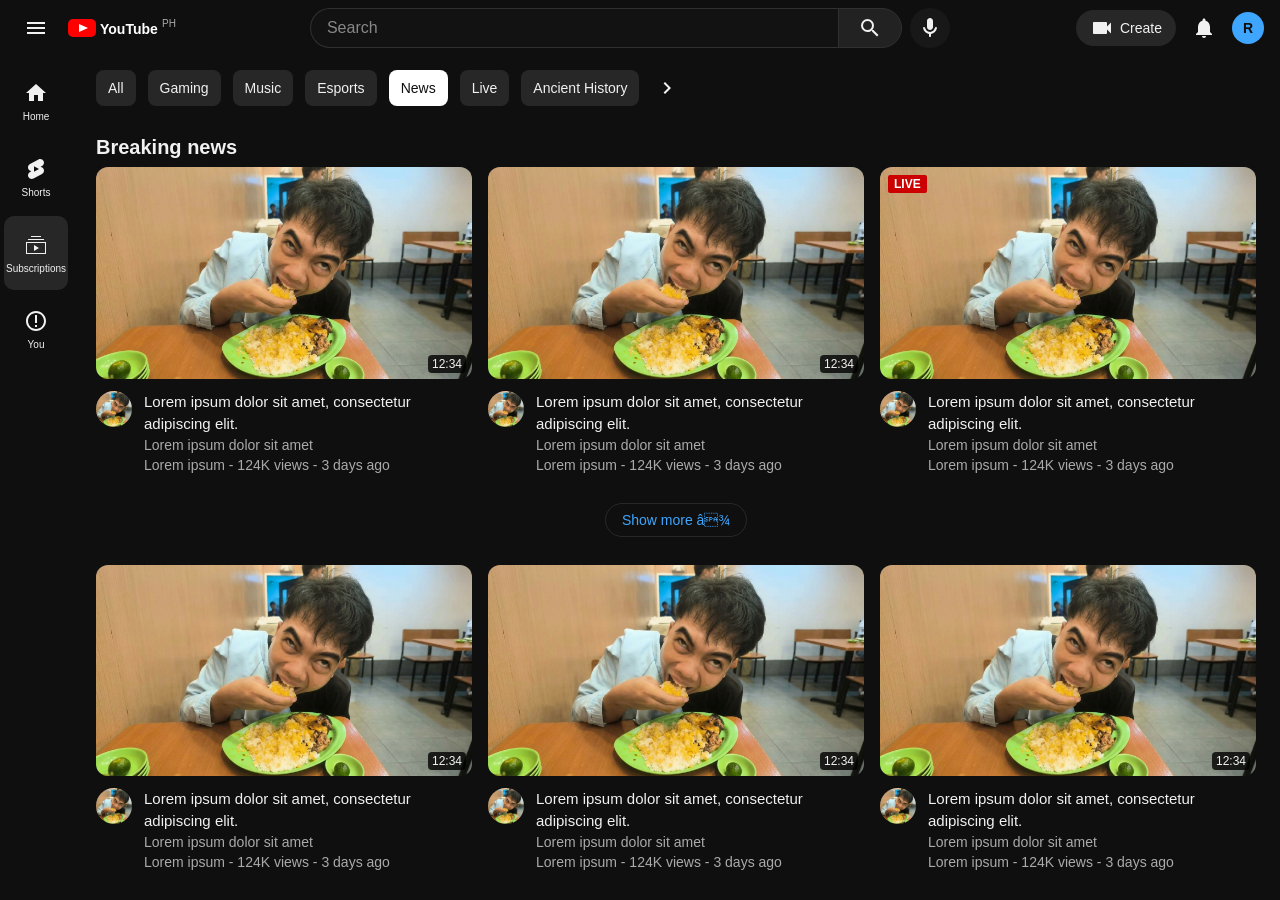
<file: html/news.html>
<!DOCTYPE html>
<html lang="en">
<head>
  <meta charset="UTF-8" />
  <meta name="viewport" content="width=device-width, initial-scale=1.0" />
  <title>News - YouTube</title>
  <link rel="stylesheet" href="../css/base.css" />
  <link rel="stylesheet" href="../css/news.css" />
</head>
<body class="page-news">
  <header class="header">
    <div class="header-left">
      <button class="icon-btn" aria-label="Menu">
        <svg viewBox="0 0 24 24" width="24" height="24" fill="currentColor"><path d="M3 18h18v-2H3v2zm0-5h18v-2H3v2zm0-7v2h18V6H3z"/></svg>
      </button>
      <a class="logo" href="index.html" aria-label="YouTube Home">
        <svg viewBox="0 0 90 20" width="90" height="20" aria-hidden="true">
          <rect x="0" y="1" width="28" height="18" rx="5" fill="#FF0000"/>
          <polygon points="11,6 20,10 11,14" fill="#fff"/>
          <text x="32" y="15.5" fill="#fff" font-family="Arial Black, Arial, sans-serif" font-size="14" font-weight="700">YouTube</text>
        </svg>
        <span class="ph-flag">PH</span>
      </a>
    </div>
    <div class="search-wrap">
      <form class="search-box" action="#" role="search">
        <input type="search" placeholder="Search" />
        <button class="search-submit" type="submit" aria-label="Search">
          <svg viewBox="0 0 24 24" width="24" height="24" fill="currentColor"><path d="M15.5 14h-.79l-.28-.27A6.47 6.47 0 0016 9.5 6.5 6.5 0 109.5 16c1.61 0 3.09-.59 4.23-1.57l.27.28v.79l5 4.99L20.49 19l-4.99-5zm-6 0C7.01 14 5 11.99 5 9.5S7.01 5 9.5 5 14 7.01 14 9.5 11.99 14 9.5 14z"/></svg>
        </button>
      </form>
      <button class="voice-btn" aria-label="Search with your voice">
        <svg viewBox="0 0 24 24" width="24" height="24" fill="currentColor"><path d="M12 14c1.66 0 3-1.34 3-3V5c0-1.66-1.34-3-3-3S9 3.34 9 5v6c0 1.66 1.34 3 3 3zm5.91-3c-.49 0-.9.36-.98.85C16.52 14.06 14.47 16 12 16s-4.52-1.94-4.93-4.15a1 1 0 00-.98-.85c-.61 0-1.09.54-1 1.14.49 3 2.89 5.34 5.91 5.78V20c0 .55.45 1 1 1s1-.45 1-1v-2.08c3.02-.44 5.42-2.78 5.91-5.78.1-.6-.39-1.14-1-1.14z"/></svg>
      </button>
    </div>
    <div class="header-right">
      <button class="create-btn">
        <svg viewBox="0 0 24 24" width="24" height="24" fill="currentColor"><path d="M17 10.5V7c0-.55-.45-1-1-1H4c-.55 0-1 .45-1 1v10c0 .55.45 1 1 1h12c.55 0 1-.45 1-1v-3.5l4 4v-11l-4 4z"/></svg>
        Create
      </button>
      <button class="icon-btn" aria-label="Notifications">
        <svg viewBox="0 0 24 24" width="24" height="24" fill="currentColor"><path d="M12 22c1.1 0 2-.9 2-2h-4c0 1.1.9 2 2 2zm6-6v-5c0-3.07-1.64-5.64-4.5-6.32V4c0-.83-.67-1.5-1.5-1.5s-1.5.67-1.5 1.5v.68C7.63 5.36 6 7.92 6 11v5l-2 2v1h16v-1l-2-2z"/></svg>
      </button>
      <div class="avatar">R</div>
    </div>
  </header>

  <div class="app">
    <nav class="sidebar">
      <a class="nav-item" href="index.html">
        <svg viewBox="0 0 24 24" fill="currentColor"><path d="M10 20v-6h4v6h5v-8h3L12 3 2 12h3v8z"/></svg>
        Home
      </a>
      <a class="nav-item" href="gaming.html">
        <svg viewBox="0 0 24 24" fill="currentColor"><path d="M10 14.65v-5.3L15 12l-5 2.65zm7.77-4.33c-.77-.32-1.2-.5-1.2-.5L18 9.06c1.84-.96 2.53-3.23 1.56-5.06s-3.24-2.53-5.07-1.56L6 6.94c-1.29.68-2.07 2.04-2 3.49.07 1.42.93 2.67 2.22 3.25.03.01 1.23.52 1.23.52L6 14.93c-1.83.97-2.53 3.24-1.56 5.07.97 1.83 3.24 2.53 5.07 1.56l8.5-4.5c1.29-.68 2.06-2.04 1.99-3.49-.07-1.42-.94-2.68-2.23-3.25z"/></svg>
        Shorts
      </a>
      <a class="nav-item active" href="news.html">
        <svg viewBox="0 0 24 24" fill="currentColor"><path d="M10 18v-6l5 3-5 3zm7-15H7v1h10V3zm3 3H4v1h16V6zm2 3H2v12h20V9zM3 10h18v10H3V10z"/></svg>
        Subscriptions
      </a>
      <a class="nav-item" href="music.html">
        <svg viewBox="0 0 24 24" fill="currentColor"><path d="M12 2C6.48 2 2 6.48 2 12s4.48 10 10 10 10-4.48 10-10S17.52 2 12 2zm0 18c-4.41 0-8-3.59-8-8s3.59-8 8-8 8 3.59 8 8-3.59 8-8 8zm-1-4h2v2h-2zm0-10h2v8h-2z"/></svg>
        You
      </a>
    </nav>

    <main class="main">
      <div class="chips-bar">
        <div class="chips">
          <a class="chip" href="index.html">All</a>
          <a class="chip" href="gaming.html">Gaming</a>
          <a class="chip" href="music.html">Music</a>
          <a class="chip" href="esports.html">Esports</a>
          <a class="chip active" href="news.html">News</a>
          <span class="chip">Live</span>
          <span class="chip">Ancient History</span>
        </div>
        <button class="chip-arrow" data-chips-next aria-label="Next chips">
          <svg viewBox="0 0 24 24" width="24" height="24" fill="currentColor"><path d="M10 6L8.59 7.41 13.17 12l-4.58 4.59L10 18l6-6z"/></svg>
        </button>
      </div>

      <div class="content">
        <div class="section-head breaking"><h2 class="section-title">Breaking news</h2></div>
        <section class="grid news-grid">
          <article class="news-card"><div class="thumb"><img src="../images/erl.jpg" alt=""><span class="duration">12:34</span></div><div class="card-meta"><div class="avatar"><img src="../images/erl.jpg" alt="Channel avatar"></div><div class="card-text"><p class="title">Lorem ipsum dolor sit amet, consectetur adipiscing elit.</p><p class="channel">Lorem ipsum dolor sit amet</p><p class="stats">Lorem ipsum - 124K views - 3 days ago</p></div></div></article>
          <article class="news-card"><div class="thumb"><img src="../images/erl.jpg" alt=""><span class="duration">12:34</span></div><div class="card-meta"><div class="avatar"><img src="../images/erl.jpg" alt="Channel avatar"></div><div class="card-text"><p class="title">Lorem ipsum dolor sit amet, consectetur adipiscing elit.</p><p class="channel">Lorem ipsum dolor sit amet</p><p class="stats">Lorem ipsum - 124K views - 3 days ago</p></div></div></article>
          <article class="news-card"><div class="thumb"><img src="../images/erl.jpg" alt=""><span class="live-badge">LIVE</span></div><div class="card-meta"><div class="avatar"><img src="../images/erl.jpg" alt="Channel avatar"></div><div class="card-text"><p class="title">Lorem ipsum dolor sit amet, consectetur adipiscing elit.</p><p class="channel">Lorem ipsum dolor sit amet</p><p class="stats">Lorem ipsum - 124K views - 3 days ago</p></div></div></article>
        </section>
        <div class="show-more"><button>Show more â¾</button></div>
        <section class="grid">
          <article class="news-card"><div class="thumb"><img src="../images/erl.jpg" alt=""><span class="duration">12:34</span></div><div class="card-meta"><div class="avatar"><img src="../images/erl.jpg" alt="Channel avatar"></div><div class="card-text"><p class="title">Lorem ipsum dolor sit amet, consectetur adipiscing elit.</p><p class="channel">Lorem ipsum dolor sit amet</p><p class="stats">Lorem ipsum - 124K views - 3 days ago</p></div></div></article>
          <article class="news-card"><div class="thumb"><img src="../images/erl.jpg" alt=""><span class="duration">12:34</span></div><div class="card-meta"><div class="avatar"><img src="../images/erl.jpg" alt="Channel avatar"></div><div class="card-text"><p class="title">Lorem ipsum dolor sit amet, consectetur adipiscing elit.</p><p class="channel">Lorem ipsum dolor sit amet</p><p class="stats">Lorem ipsum - 124K views - 3 days ago</p></div></div></article>
          <article class="news-card"><div class="thumb"><img src="../images/erl.jpg" alt=""><span class="duration">12:34</span></div><div class="card-meta"><div class="avatar"><img src="../images/erl.jpg" alt="Channel avatar"></div><div class="card-text"><p class="title">Lorem ipsum dolor sit amet, consectetur adipiscing elit.</p><p class="channel">Lorem ipsum dolor sit amet</p><p class="stats">Lorem ipsum - 124K views - 3 days ago</p></div></div></article>
        </section>
        <section class="grid">
          <article class="news-card"><div class="thumb"><img src="../images/erl.jpg" alt=""><span class="duration">12:34</span></div><div class="card-meta"><div class="avatar"><img src="../images/erl.jpg" alt="Channel avatar"></div><div class="card-text"><p class="title">Lorem ipsum dolor sit amet, consectetur adipiscing elit.</p><p class="channel">Lorem ipsum dolor sit amet</p><p class="stats">Lorem ipsum - 124K views - 3 days ago</p></div></div></article>
          <article class="news-card"><div class="thumb"><img src="../images/erl.jpg" alt=""><span class="duration">12:34</span></div><div class="card-meta"><div class="avatar"><img src="../images/erl.jpg" alt="Channel avatar"></div><div class="card-text"><p class="title">Lorem ipsum dolor sit amet, consectetur adipiscing elit.</p><p class="channel">Lorem ipsum dolor sit amet</p><p class="stats">Lorem ipsum - 124K views - 3 days ago</p></div></div></article>
          <article class="news-card"><div class="thumb"><img src="../images/erl.jpg" alt=""><span class="duration">12:34</span></div><div class="card-meta"><div class="avatar"><img src="../images/erl.jpg" alt="Channel avatar"></div><div class="card-text"><p class="title">Lorem ipsum dolor sit amet, consectetur adipiscing elit.</p><p class="channel">Lorem ipsum dolor sit amet</p><p class="stats">Lorem ipsum - 124K views - 3 days ago</p></div></div></article>
        </section>
      </div>
    </main>
  </div>
  <script src="../js/main.js"></script>
</body>
</html>
</file>
<file: css/base.css>
:root {
  --bg: #0f0f0f;
  --bg-elevated: #212121;
  --hover: #272727;
  --chip: #272727;
  --chip-hover: #3f3f3f;
  --text: #f1f1f1;
  --muted: #aaaaaa;
  --border: rgba(255, 255, 255, 0.1);
  --red: #ff0000;
  --header-h: 56px;
  --sidebar-w: 72px;
  --chips-h: 56px;
}

* {
  box-sizing: border-box;
  margin: 0;
  padding: 0;
}

html,
body {
  height: 100%;
}

body {
  font-family: "Roboto", "Segoe UI", Arial, sans-serif;
  background: var(--bg);
  color: var(--text);
  overflow: hidden;
}

a {
  color: inherit;
  text-decoration: none;
}

button {
  font: inherit;
  color: inherit;
  background: none;
  border: none;
  cursor: pointer;
}

img {
  max-width: 100%;
  display: block;
}

/* Header */
.header {
  position: fixed;
  inset: 0 0 auto;
  height: var(--header-h);
  display: grid;
  grid-template-columns: auto 1fr auto;
  align-items: center;
  gap: 16px;
  padding: 0 16px;
  background: var(--bg);
  z-index: 40;
}

.header-left,
.header-right {
  display: flex;
  align-items: center;
  gap: 8px;
}

.icon-btn {
  width: 40px;
  height: 40px;
  border-radius: 50%;
  display: grid;
  place-items: center;
  color: var(--text);
}

.icon-btn:hover {
  background: var(--hover);
}

.logo {
  display: flex;
  align-items: center;
  gap: 2px;
  padding: 0 8px 0 4px;
}

.logo svg {
  width: 90px;
  height: 20px;
}

.ph-flag {
  font-size: 10px;
  color: var(--muted);
  margin-top: -10px;
  margin-left: 2px;
}

.search-wrap {
  display: flex;
  justify-content: center;
  max-width: 640px;
  width: 100%;
  margin: 0 auto;
}

.search-box {
  flex: 1;
  display: flex;
  height: 40px;
}

.search-box input {
  flex: 1;
  height: 40px;
  background: #121212;
  border: 1px solid #303030;
  border-right: none;
  border-radius: 40px 0 0 40px;
  padding: 0 16px;
  color: var(--text);
  outline: none;
  font-size: 16px;
}

.search-box input::placeholder {
  color: #888;
}

.search-box input:focus {
  border-color: #1c62b9;
}

.search-submit {
  width: 64px;
  height: 40px;
  background: #222;
  border: 1px solid #303030;
  border-radius: 0 40px 40px 0;
  display: grid;
  place-items: center;
}

.search-submit:hover {
  background: #2a2a2a;
}

.voice-btn {
  margin-left: 8px;
  width: 40px;
  height: 40px;
  border-radius: 50%;
  background: #181818;
  display: grid;
  place-items: center;
}

.voice-btn:hover {
  background: var(--chip-hover);
}

.create-btn {
  display: flex;
  align-items: center;
  gap: 6px;
  height: 36px;
  padding: 0 14px;
  border-radius: 18px;
  background: var(--chip);
  font-size: 14px;
  font-weight: 500;
}

.create-btn:hover {
  background: var(--chip-hover);
}

.avatar {
  width: 32px;
  height: 32px;
  border-radius: 50%;
  background: #3ea6ff;
  color: #0f0f0f;
  font-size: 14px;
  font-weight: 700;
  display: grid;
  place-items: center;
  overflow: hidden;
}

.card-meta .avatar {
  width: 36px;
  height: 36px;
  background: #333;
  flex-shrink: 0;
}

.card-meta .avatar img {
  width: 100%;
  height: 100%;
  object-fit: cover;
}

/* Layout */
.app {
  display: flex;
  height: 100%;
  padding-top: var(--header-h);
}

.sidebar {
  width: var(--sidebar-w);
  flex-shrink: 0;
  padding: 8px 4px;
  display: flex;
  flex-direction: column;
  gap: 2px;
  overflow: auto;
}

.nav-item {
  width: 100%;
  min-height: 74px;
  border-radius: 10px;
  display: flex;
  flex-direction: column;
  align-items: center;
  justify-content: center;
  gap: 6px;
  font-size: 10px;
  color: var(--text);
}

.nav-item svg {
  width: 24px;
  height: 24px;
}

.nav-item:hover,
.nav-item.active {
  background: var(--hover);
}

.main {
  flex: 1;
  min-width: 0;
  height: calc(100vh - var(--header-h));
  overflow: auto;
}

.chips-bar {
  position: sticky;
  top: 0;
  z-index: 20;
  background: var(--bg);
  display: flex;
  align-items: center;
  gap: 8px;
  padding: 12px 24px 12px 24px;
}

.chips {
  display: flex;
  gap: 12px;
  overflow: auto;
  scrollbar-width: none;
  padding: 2px 0;
}

.chips::-webkit-scrollbar {
  display: none;
}

.chip {
  white-space: nowrap;
  padding: 8px 12px;
  border-radius: 8px;
  background: var(--chip);
  font-size: 14px;
  font-weight: 500;
  line-height: 20px;
}

.chip:hover {
  background: var(--chip-hover);
}

.chip.active {
  background: #fff;
  color: #0f0f0f;
}

.chip-arrow {
  width: 40px;
  height: 40px;
  border-radius: 50%;
  flex-shrink: 0;
  display: grid;
  place-items: center;
}

.content {
  padding: 8px 24px 48px;
}

.section-head {
  display: flex;
  align-items: center;
  justify-content: space-between;
  margin: 8px 0 16px;
}

.section-title {
  font-size: 20px;
  font-weight: 700;
}

.show-more {
  display: flex;
  justify-content: center;
  margin: 8px 0 28px;
}

.show-more button {
  display: flex;
  align-items: center;
  gap: 8px;
  padding: 8px 16px;
  border: 1px solid var(--border);
  border-radius: 18px;
  color: #3ea6ff;
  font-size: 14px;
  font-weight: 500;
}

.show-more button:hover {
  background: rgba(62, 166, 255, 0.12);
}

/* Cards */
.grid {
  display: grid;
  grid-template-columns: repeat(3, minmax(0, 1fr));
  gap: 16px 16px;
  margin-bottom: 28px;
}

.video-card,
.news-card,
.mix-card,
.ad-card {
  min-width: 0;
}

.thumb {
  position: relative;
  width: 100%;
  aspect-ratio: 16 / 9;
  border-radius: 12px;
  background: #1a1a1a;
  overflow: hidden;
}

.thumb img {
  width: 100%;
  height: 100%;
  object-fit: cover;
}

.duration {
  position: absolute;
  right: 6px;
  bottom: 6px;
  min-width: 36px;
  height: 18px;
  padding: 0 4px;
  border-radius: 4px;
  background: rgba(0, 0, 0, 0.8);
  font-size: 12px;
  font-weight: 500;
  display: grid;
  place-items: center;
}

.card-meta {
  display: flex;
  gap: 12px;
  padding: 12px 0 0;
}

.card-text {
  min-width: 0;
  flex: 1;
}

.title {
  min-height: 20px;
  font-size: 16px;
  font-weight: 500;
  line-height: 22px;
  display: -webkit-box;
  -webkit-line-clamp: 2;
  -webkit-box-orient: vertical;
  overflow: hidden;
}

.title p {
  display: inline;
}

.channel,
.stats {
  min-height: 18px;
  font-size: 14px;
  color: var(--muted);
  line-height: 20px;
}

.ad-actions {
  display: flex;
  gap: 8px;
  margin-top: 12px;
}

.btn {
  height: 36px;
  padding: 0 16px;
  border-radius: 18px;
  font-size: 14px;
  font-weight: 500;
}

.btn-dark {
  background: #3f3f3f;
}

.btn-dark:hover {
  background: #535353;
}

.btn-light {
  background: #fff;
  color: #0f0f0f;
}

.btn-light:hover {
  background: #d9d9d9;
}

.sponsored {
  font-size: 12px;
  color: var(--muted);
  margin-top: 4px;
}

/* Shorts */
.shorts-row {
  display: grid;
  grid-template-columns: repeat(6, minmax(0, 1fr));
  gap: 12px;
  margin-bottom: 32px;
}

.shorts-head {
  display: flex;
  align-items: center;
  gap: 8px;
  margin: 8px 0 16px;
  font-size: 20px;
  font-weight: 700;
}

.shorts-head svg {
  width: 24px;
  height: 24px;
}

.short-card .thumb {
  aspect-ratio: 9 / 16;
  border-radius: 12px;
}

.short-card .title {
  margin-top: 10px;
  font-size: 14px;
}

/* News shelf */
.news-grid .thumb {
  border-radius: 12px;
}

.live-badge {
  position: absolute;
  left: 8px;
  top: 8px;
  display: flex;
  align-items: center;
  gap: 4px;
  background: #cc0000;
  color: #fff;
  font-size: 12px;
  font-weight: 700;
  padding: 2px 6px;
  border-radius: 2px;
}

@media (max-width: 1200px) {
  .grid {
    grid-template-columns: repeat(2, minmax(0, 1fr));
  }

  .shorts-row {
    grid-template-columns: repeat(4, minmax(0, 1fr));
  }
}

@media (max-width: 760px) {
  .search-wrap {
    display: none;
  }

  .sidebar {
    display: none;
  }

  .grid,
  .shorts-row {
    grid-template-columns: 1fr;
  }

  .content,
  .chips-bar {
    padding-left: 12px;
    padding-right: 12px;
  }
}
</file>
<file: css/all.css>
/* All / Home feed tweaks */
.ad-card .thumb {
  border-style: solid;
  border-color: #222;
}

.mix-card .thumb::after {
  content: "";
  position: absolute;
  right: 0;
  top: 0;
  bottom: 0;
  width: 72px;
  background: linear-gradient(90deg, transparent, rgba(0, 0, 0, 0.35));
  pointer-events: none;
}
</file>
<file: css/esports.css>
.page-esports .live-row .thumb {
  outline: 1px solid rgba(204, 0, 0, 0.35);
}
</file>
<file: css/gaming.css>
.page-gaming .section-kicker {
  color: #3ea6ff;
  font-size: 13px;
  font-weight: 500;
  margin-bottom: 4px;
}
</file>
<file: css/music.css>
.page-music .mix-card .thumb {
  border-radius: 8px;
}

.page-music .mix-label {
  position: absolute;
  left: 12px;
  bottom: 12px;
  font-size: 12px;
  letter-spacing: 0.4px;
  color: #fff;
  text-shadow: 0 1px 4px #000;
}
</file>
<file: css/news.css>
.page-news .breaking {
  margin-bottom: 8px;
}

.page-news .news-card .title {
  font-size: 15px;
}
</file>
